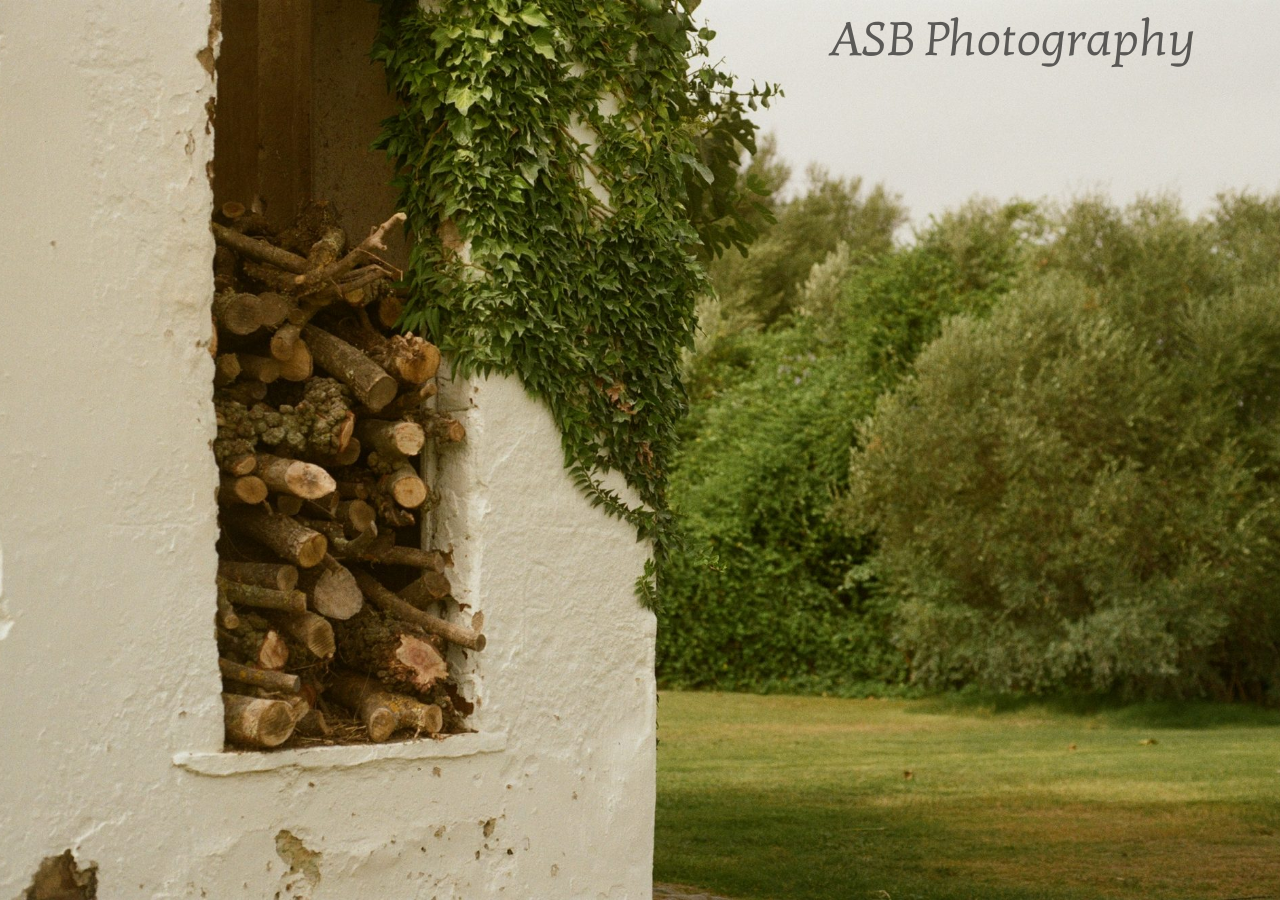
<file: index.html>
<!doctype html>
<html lang="en">
<head>
  <meta charset="utf-8">
  <meta name="viewport" content="width=device-width, initial-scale=1">
  <title>ASB Photography</title>
  <meta name="description" content="ASB Photography: portraits, scenery and event photography.">
  <link rel="preconnect" href="https://fonts.googleapis.com">
  <link rel="preconnect" href="https://fonts.gstatic.com" crossorigin>
  <link href="https://fonts.googleapis.com/css2?family=Kotta+One&display=swap" rel="stylesheet">
  <link rel="stylesheet" href="css/style.css">
</head>
<body class="landing">
  <div class="hero"><img src="images/site/landing_page.jpg" width="2000" height="1326" alt="White wall with stacked firewood and ivy beside a green lawn"></div>
  <h1 class="hero-title">ASB Photography</h1>
  <button class="menu-toggle" type="button" aria-label="Open menu" aria-expanded="false" aria-controls="side-menu">
    <span></span><span></span><span></span>
  </button>
  <aside id="side-menu" class="side-menu" aria-hidden="true">
    <p class="menu-title">ASB Photography</p>
    <nav aria-label="Main">
      <a href="about.html">About</a>
      <a href="portfolio.html">Portfolio</a>
      <a href="contact.html">Contact</a>
    </nav>
  </aside>
  <script src="js/main.js"></script>
</body>
</html>
</file>
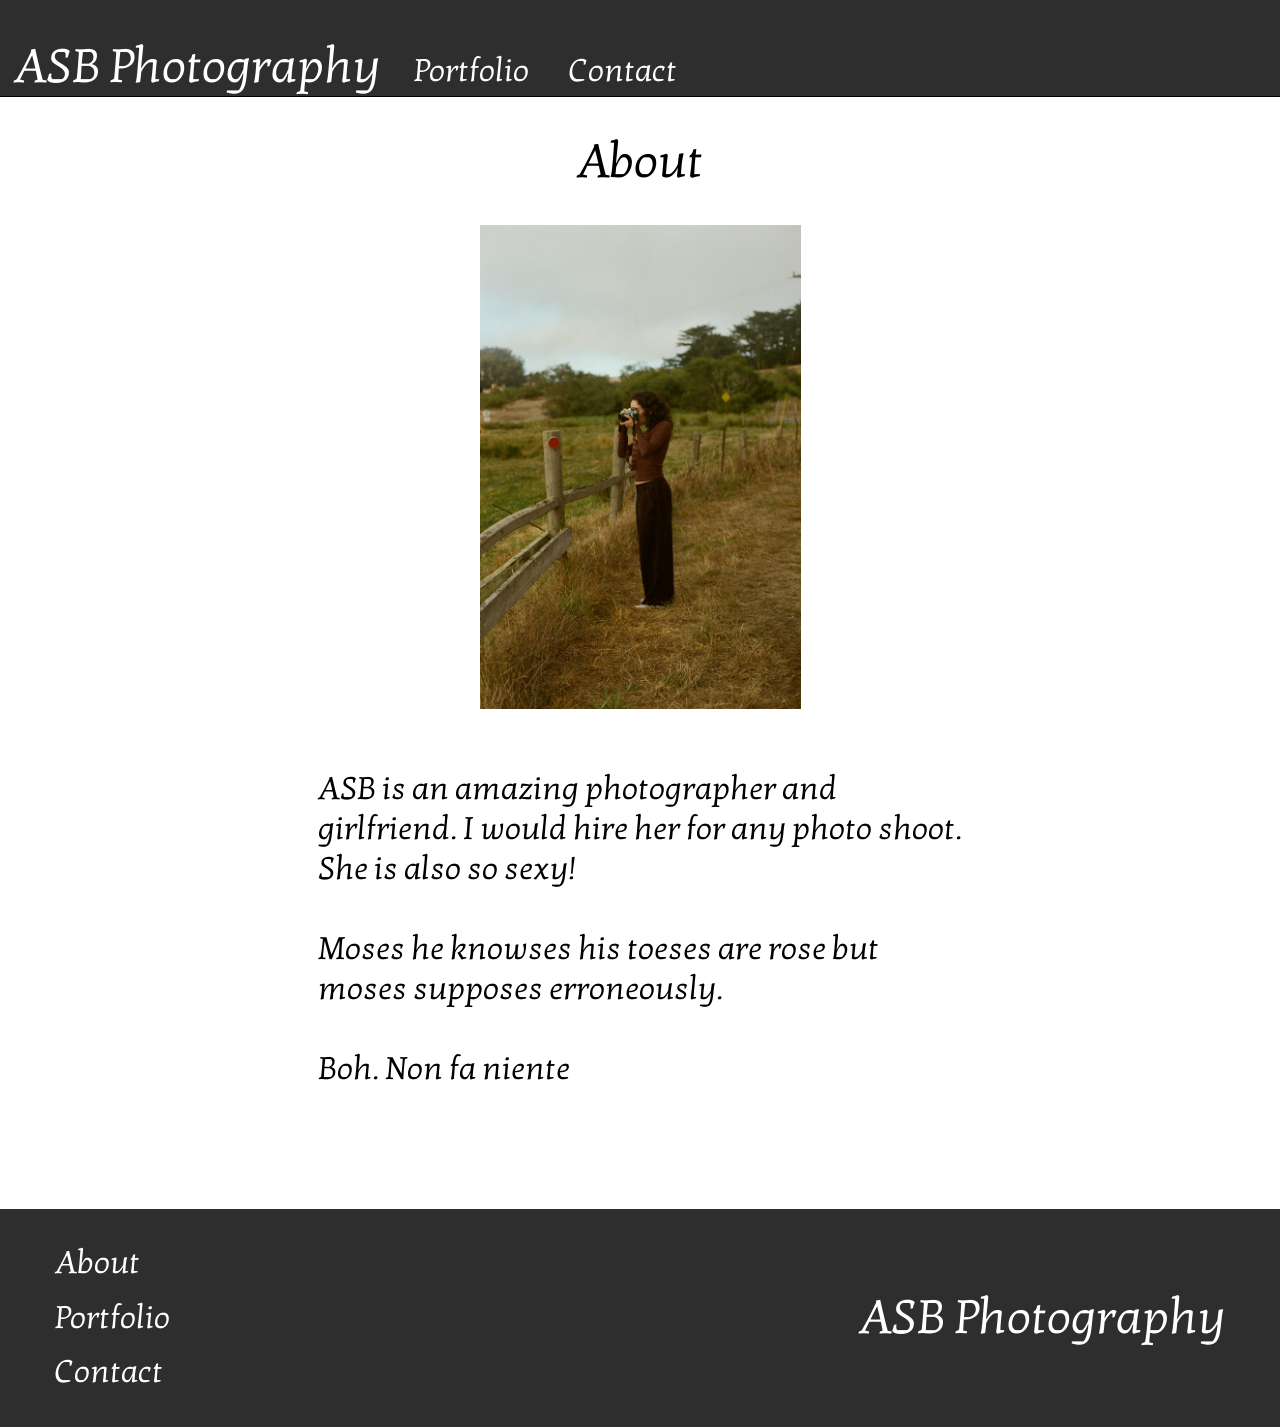
<file: about.html>
<!doctype html>
<html lang="en">
<head>
  <meta charset="utf-8">
  <meta name="viewport" content="width=device-width, initial-scale=1">
  <title>About | ASB Photography</title>
  <meta name="description" content="About ASB Photography.">
  <link rel="preconnect" href="https://fonts.googleapis.com">
  <link rel="preconnect" href="https://fonts.gstatic.com" crossorigin>
  <link href="https://fonts.googleapis.com/css2?family=Kotta+One&display=swap" rel="stylesheet">
  <link rel="stylesheet" href="css/style.css">
</head>
<body>
<div class="page">
  <header class="site-header">
    <a class="logo" href="index.html">ASB Photography</a>
    <nav aria-label="Main">
      <a href="portfolio.html">Portfolio</a>
      <a href="contact.html">Contact</a>
    </nav>
  </header>
  <main>
    <h1 class="page-title">About</h1>
    <section class="about">
      <img class="about-photo" src="images/site/about.jpg" width="1326" height="2000" alt="ASB holding a camera in a field">
      <div class="about-text">
        <p>ASB is an amazing photographer and girlfriend. I would hire her for any photo shoot. She is also so sexy!</p>
        <p>Moses he knowses his toeses are rose but moses supposes erroneously.</p>
        <p>Boh. Non fa niente</p>
      </div>
    </section>
  </main>
  <footer class="site-footer">
    <nav aria-label="Footer">
      <a href="about.html">About</a>
      <a href="portfolio.html">Portfolio</a>
      <a href="contact.html">Contact</a>
    </nav>
    <a class="logo" href="index.html">ASB Photography</a>
  </footer>
</div>
  <script src="js/main.js"></script>
</body>
</html>
</file>
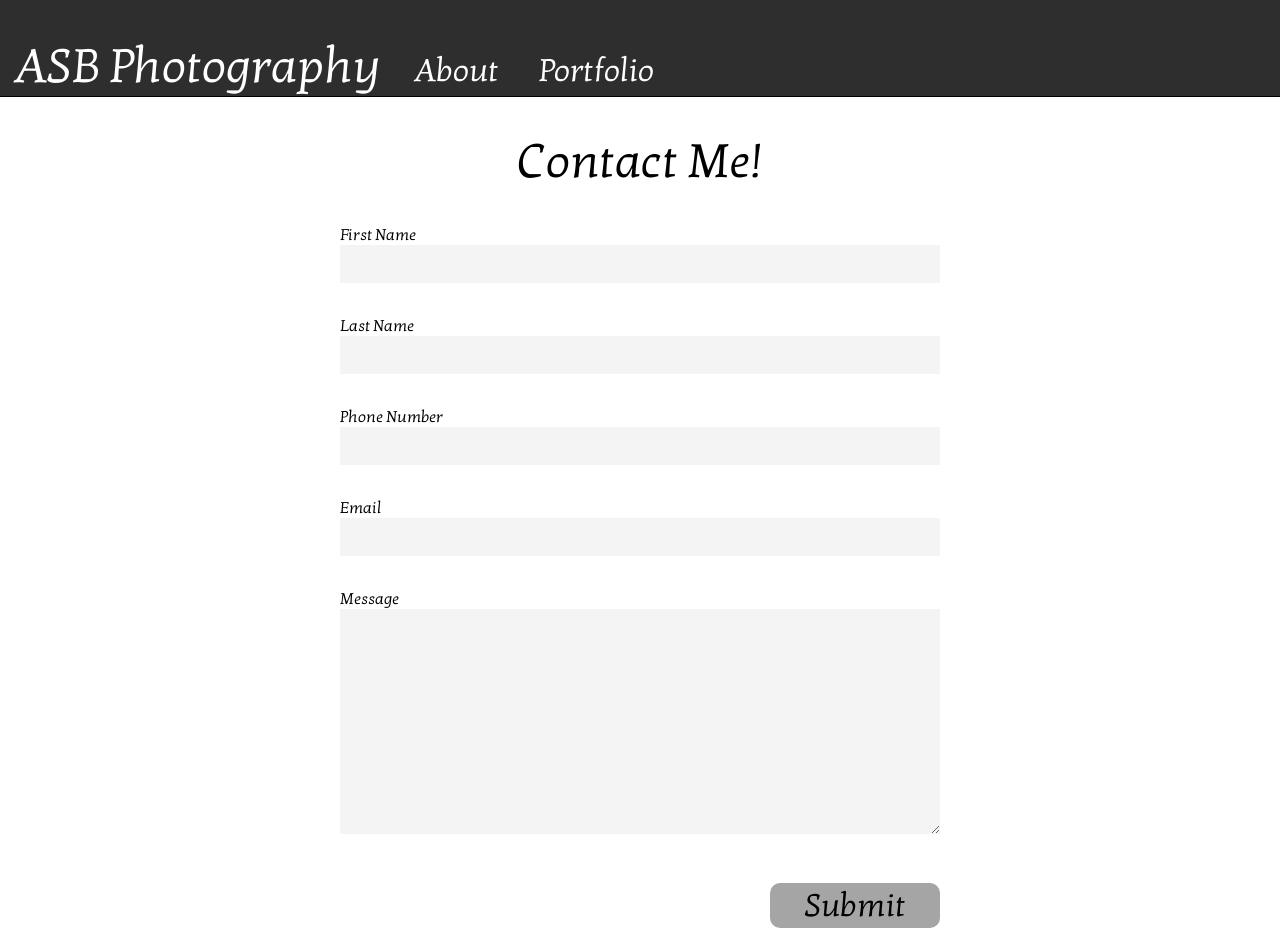
<file: contact.html>
<!doctype html>
<html lang="en">
<head>
  <meta charset="utf-8">
  <meta name="viewport" content="width=device-width, initial-scale=1">
  <title>Contact | ASB Photography</title>
  <meta name="description" content="Book a photo shoot with ASB Photography.">
  <link rel="preconnect" href="https://fonts.googleapis.com">
  <link rel="preconnect" href="https://fonts.gstatic.com" crossorigin>
  <link href="https://fonts.googleapis.com/css2?family=Kotta+One&display=swap" rel="stylesheet">
  <link rel="stylesheet" href="css/style.css">
</head>
<body>
<div class="page">
  <header class="site-header">
    <a class="logo" href="index.html">ASB Photography</a>
    <nav aria-label="Main">
      <a href="about.html">About</a>
      <a href="portfolio.html">Portfolio</a>
    </nav>
  </header>
  <main>
    <h1 class="page-title">Contact Me!</h1>
    <!--
      Messages are delivered by FormSubmit (free). To change where they go,
      replace YOUR-EMAIL@example.com below with her email address.
    -->
    <form id="contact-form" class="contact-form" action="https://formsubmit.co/asavagebrooks@gmail.com" method="POST">
      <input type="hidden" name="_subject" value="Photo Shoot Inquiry!">
      <input type="hidden" name="_template" value="table">
      <input type="text" name="_honey" class="hp" tabindex="-1" autocomplete="off" aria-hidden="true">

      <div class="field">
        <label for="first-name">First Name</label>
        <input id="first-name" name="First Name" type="text" autocomplete="given-name" required>
      </div>
      <div class="field">
        <label for="last-name">Last Name</label>
        <input id="last-name" name="Last Name" type="text" autocomplete="family-name" required>
      </div>
      <div class="field">
        <label for="phone">Phone Number</label>
        <input id="phone" name="Phone Number" type="tel" autocomplete="tel">
      </div>
      <div class="field">
        <label for="email">Email</label>
        <input id="email" name="email" type="email" autocomplete="email" required>
      </div>
      <div class="field">
        <label for="message">Message</label>
        <textarea id="message" name="Message" required></textarea>
      </div>
      <div class="form-actions">
        <p id="form-status" class="form-status" role="status" aria-live="polite"></p>
        <button class="submit" type="submit">Submit</button>
      </div>
    </form>
  </main>
</div>
  <script src="js/main.js"></script>
</body>
</html>
</file>
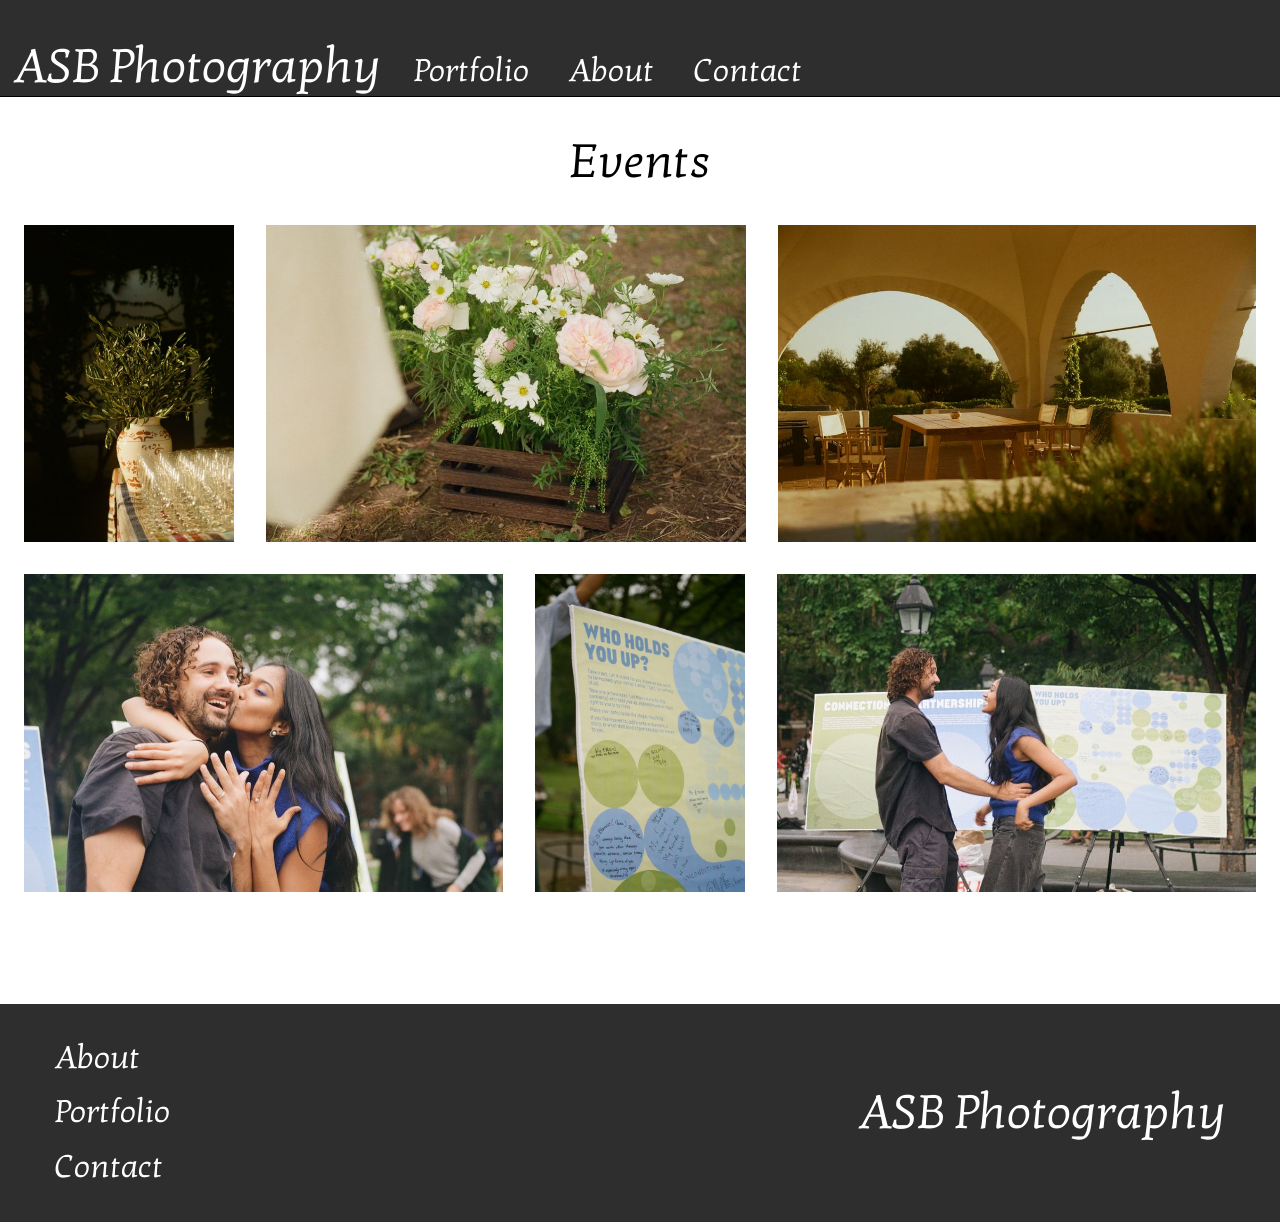
<file: events.html>
<!doctype html>
<html lang="en">
<head>
  <meta charset="utf-8">
  <meta name="viewport" content="width=device-width, initial-scale=1">
  <title>Events | ASB Photography</title>
  <meta name="description" content="Events photography by ASB Photography.">
  <link rel="preconnect" href="https://fonts.googleapis.com">
  <link rel="preconnect" href="https://fonts.gstatic.com" crossorigin>
  <link href="https://fonts.googleapis.com/css2?family=Kotta+One&display=swap" rel="stylesheet">
  <link rel="stylesheet" href="css/style.css">
</head>
<body>
<div class="page">
  <header class="site-header">
    <a class="logo" href="index.html">ASB Photography</a>
    <nav aria-label="Main">
      <a href="portfolio.html">Portfolio</a>
      <a href="about.html">About</a>
      <a href="contact.html">Contact</a>
    </nav>
  </header>
  <main>
    <h1 class="page-title">Events</h1>
    <div class="gallery">
      <div class="row">
        <a class="photo" style="--r:0.663" href="images/events/img_1276.jpg"><img src="images/events/img_1276-sm.jpg" width="597" height="900" alt="Event photograph" loading="lazy"></a>
        <a class="photo" style="--r:1.51" href="images/events/img_6075.jpg"><img src="images/events/img_6075-sm.jpg" width="900" height="596" alt="Event photograph" loading="lazy"></a>
        <a class="photo" style="--r:1.508" href="images/events/img_1248.jpg"><img src="images/events/img_1248-sm.jpg" width="900" height="597" alt="Event photograph" loading="lazy"></a>
      </div>
      <div class="row">
        <a class="photo" style="--r:1.508" href="images/events/img_6945.jpg"><img src="images/events/img_6945-sm.jpg" width="900" height="597" alt="Event photograph" loading="lazy"></a>
        <a class="photo" style="--r:0.663" href="images/events/img_6940.jpg"><img src="images/events/img_6940-sm.jpg" width="597" height="900" alt="Event photograph" loading="lazy"></a>
        <a class="photo" style="--r:1.508" href="images/events/img_6956.jpg"><img src="images/events/img_6956-sm.jpg" width="900" height="597" alt="Event photograph" loading="lazy"></a>
      </div>
    </div>
  </main>
  <footer class="site-footer">
    <nav aria-label="Footer">
      <a href="about.html">About</a>
      <a href="portfolio.html">Portfolio</a>
      <a href="contact.html">Contact</a>
    </nav>
    <a class="logo" href="index.html">ASB Photography</a>
  </footer>
</div>
  <script src="js/main.js"></script>
</body>
</html>
</file>
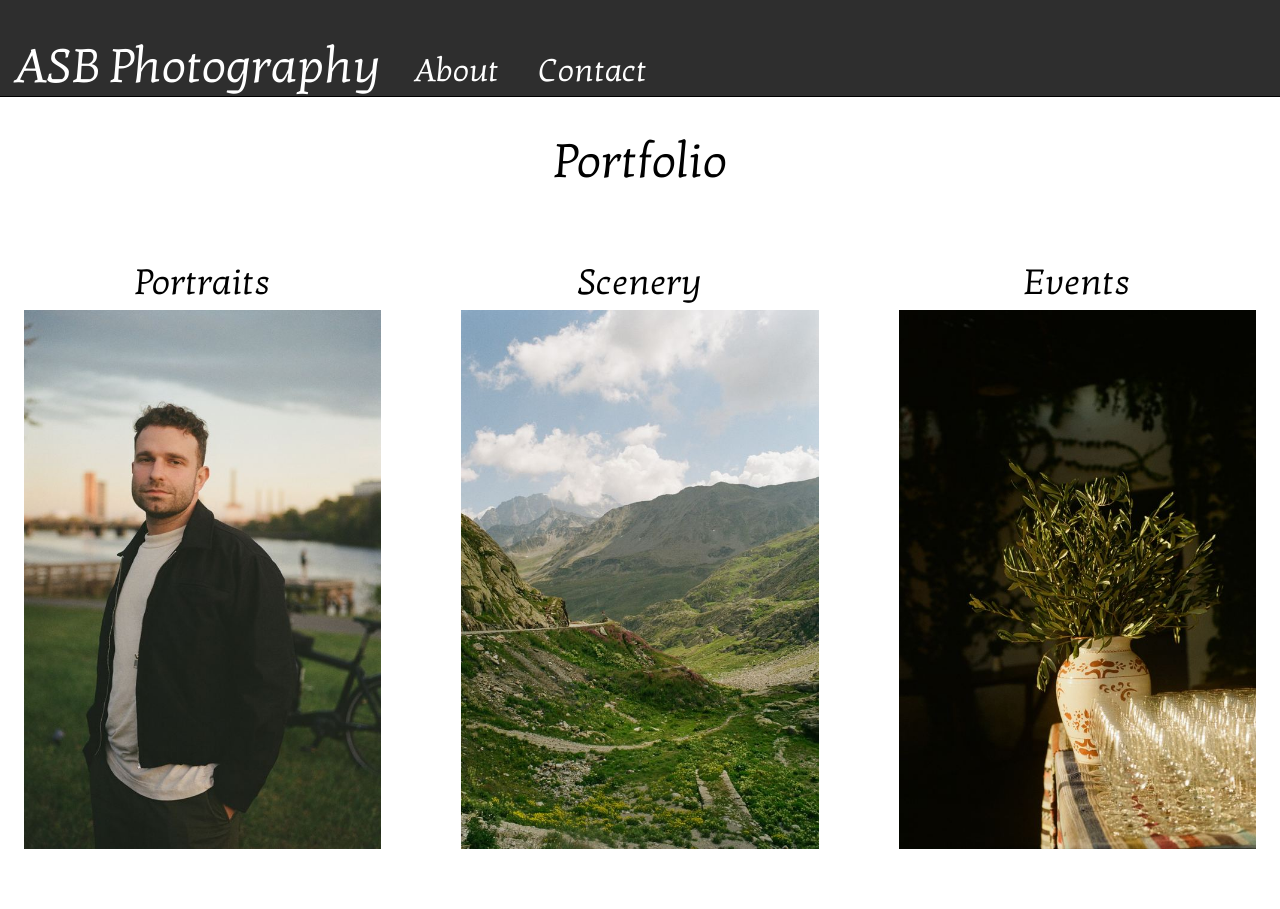
<file: portfolio.html>
<!doctype html>
<html lang="en">
<head>
  <meta charset="utf-8">
  <meta name="viewport" content="width=device-width, initial-scale=1">
  <title>Portfolio | ASB Photography</title>
  <meta name="description" content="Portfolio of ASB Photography: portraits, scenery and events.">
  <link rel="preconnect" href="https://fonts.googleapis.com">
  <link rel="preconnect" href="https://fonts.gstatic.com" crossorigin>
  <link href="https://fonts.googleapis.com/css2?family=Kotta+One&display=swap" rel="stylesheet">
  <link rel="stylesheet" href="css/style.css">
</head>
<body>
<div class="page">
  <header class="site-header">
    <a class="logo" href="index.html">ASB Photography</a>
    <nav aria-label="Main">
      <a href="about.html">About</a>
      <a href="contact.html">Contact</a>
    </nav>
  </header>
  <main>
    <h1 class="page-title">Portfolio</h1>
    <div class="categories">
      <a class="category" href="portraits.html">
        <h2>Portraits</h2>
        <img src="images/portraits/img_1456-sm.jpg" width="597" height="900" alt="Portraits gallery">
      </a>
      <a class="category" href="scenery.html">
        <h2>Scenery</h2>
        <img src="images/scenery/img_6929-sm.jpg" width="597" height="900" alt="Scenery gallery">
      </a>
      <a class="category" href="events.html">
        <h2>Events</h2>
        <img src="images/events/img_1276-sm.jpg" width="597" height="900" alt="Events gallery">
      </a>
    </div>
  </main>
</div>
  <script src="js/main.js"></script>
</body>
</html>
</file>
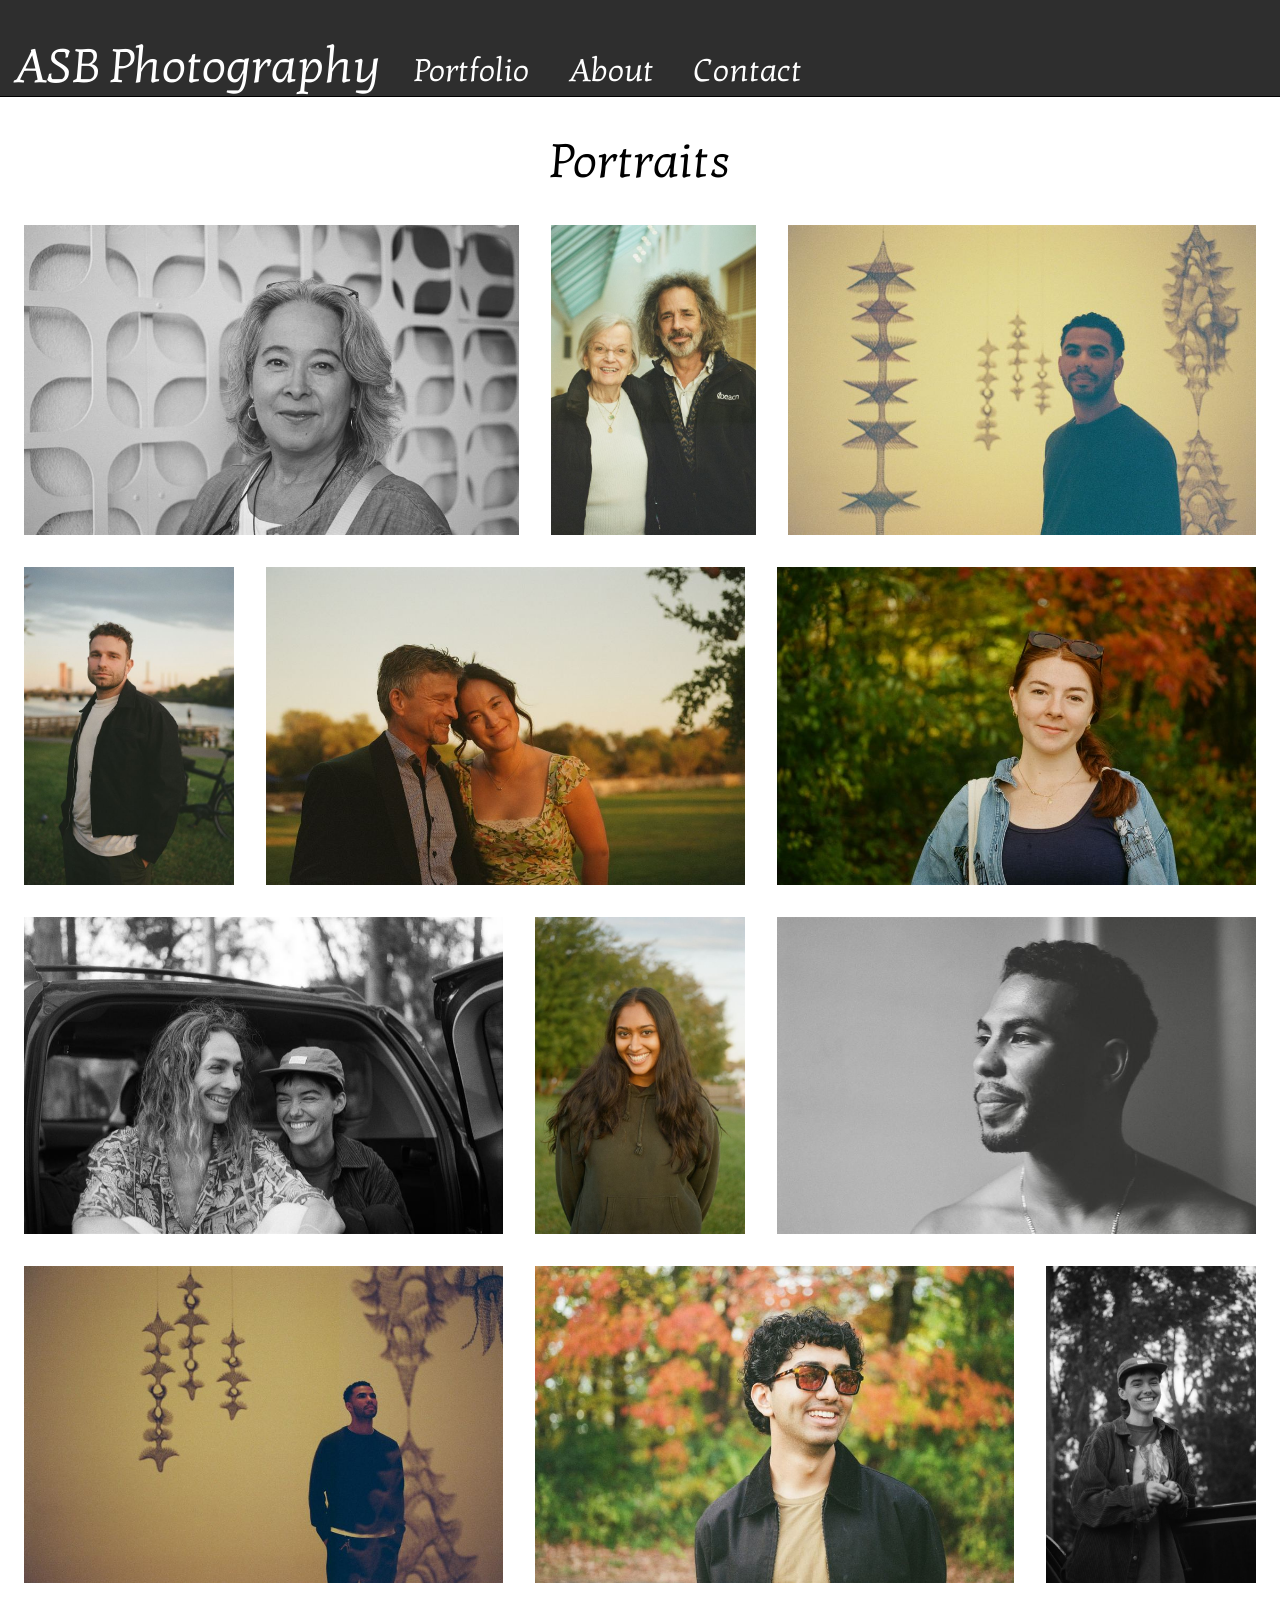
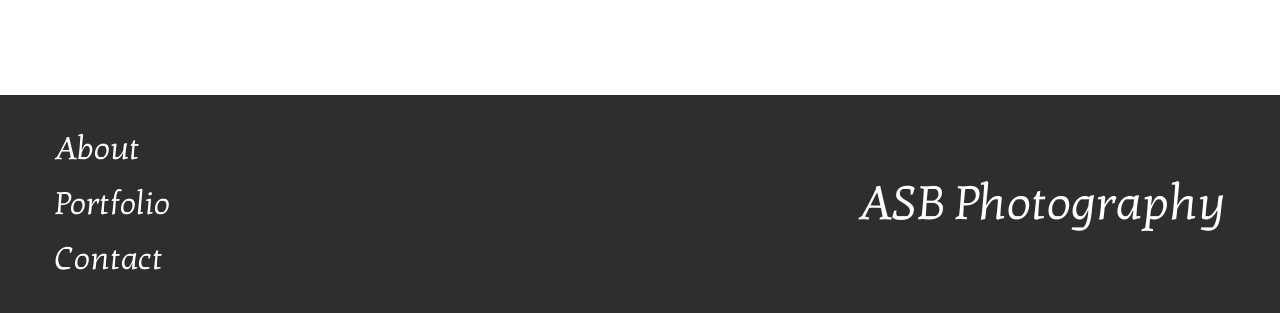
<file: portraits.html>
<!doctype html>
<html lang="en">
<head>
  <meta charset="utf-8">
  <meta name="viewport" content="width=device-width, initial-scale=1">
  <title>Portraits | ASB Photography</title>
  <meta name="description" content="Portraits photography by ASB Photography.">
  <link rel="preconnect" href="https://fonts.googleapis.com">
  <link rel="preconnect" href="https://fonts.gstatic.com" crossorigin>
  <link href="https://fonts.googleapis.com/css2?family=Kotta+One&display=swap" rel="stylesheet">
  <link rel="stylesheet" href="css/style.css">
</head>
<body>
<div class="page">
  <header class="site-header">
    <a class="logo" href="index.html">ASB Photography</a>
    <nav aria-label="Main">
      <a href="portfolio.html">Portfolio</a>
      <a href="about.html">About</a>
      <a href="contact.html">Contact</a>
    </nav>
  </header>
  <main>
    <h1 class="page-title">Portraits</h1>
    <div class="gallery">
      <div class="row">
        <a class="photo" style="--r:1.596" href="images/portraits/img_9410.jpg"><img src="images/portraits/img_9410-sm.jpg" width="900" height="564" alt="Portrait photograph" loading="lazy"></a>
        <a class="photo" style="--r:0.663" href="images/portraits/img_4400.jpg"><img src="images/portraits/img_4400-sm.jpg" width="597" height="900" alt="Portrait photograph" loading="lazy"></a>
        <a class="photo" style="--r:1.508" href="images/portraits/img_4391.jpg"><img src="images/portraits/img_4391-sm.jpg" width="900" height="597" alt="Portrait photograph" loading="lazy"></a>
      </div>
      <div class="row">
        <a class="photo" style="--r:0.663" href="images/portraits/img_1456.jpg"><img src="images/portraits/img_1456-sm.jpg" width="597" height="900" alt="Portrait photograph" loading="lazy"></a>
        <a class="photo" style="--r:1.508" href="images/portraits/img_1270.jpg"><img src="images/portraits/img_1270-sm.jpg" width="900" height="597" alt="Portrait photograph" loading="lazy"></a>
        <a class="photo" style="--r:1.508" href="images/portraits/img_1459.jpg"><img src="images/portraits/img_1459-sm.jpg" width="900" height="597" alt="Portrait photograph" loading="lazy"></a>
      </div>
      <div class="row">
        <a class="photo" style="--r:1.508" href="images/portraits/img_1373.jpg"><img src="images/portraits/img_1373-sm.jpg" width="900" height="597" alt="Portrait photograph" loading="lazy"></a>
        <a class="photo" style="--r:0.663" href="images/portraits/img_1465.jpg"><img src="images/portraits/img_1465-sm.jpg" width="597" height="900" alt="Portrait photograph" loading="lazy"></a>
        <a class="photo" style="--r:1.508" href="images/portraits/img_9413.jpg"><img src="images/portraits/img_9413-sm.jpg" width="900" height="597" alt="Portrait photograph" loading="lazy"></a>
      </div>
      <div class="row">
        <a class="photo" style="--r:1.508" href="images/portraits/img_4369.jpg"><img src="images/portraits/img_4369-sm.jpg" width="900" height="597" alt="Portrait photograph" loading="lazy"></a>
        <a class="photo" style="--r:1.508" href="images/portraits/img_4399.jpg"><img src="images/portraits/img_4399-sm.jpg" width="900" height="597" alt="Portrait photograph" loading="lazy"></a>
        <a class="photo" style="--r:0.663" href="images/portraits/img_1378.jpg"><img src="images/portraits/img_1378-sm.jpg" width="597" height="900" alt="Portrait photograph" loading="lazy"></a>
      </div>
    </div>
  </main>
  <footer class="site-footer">
    <nav aria-label="Footer">
      <a href="about.html">About</a>
      <a href="portfolio.html">Portfolio</a>
      <a href="contact.html">Contact</a>
    </nav>
    <a class="logo" href="index.html">ASB Photography</a>
  </footer>
</div>
  <script src="js/main.js"></script>
</body>
</html>
</file>
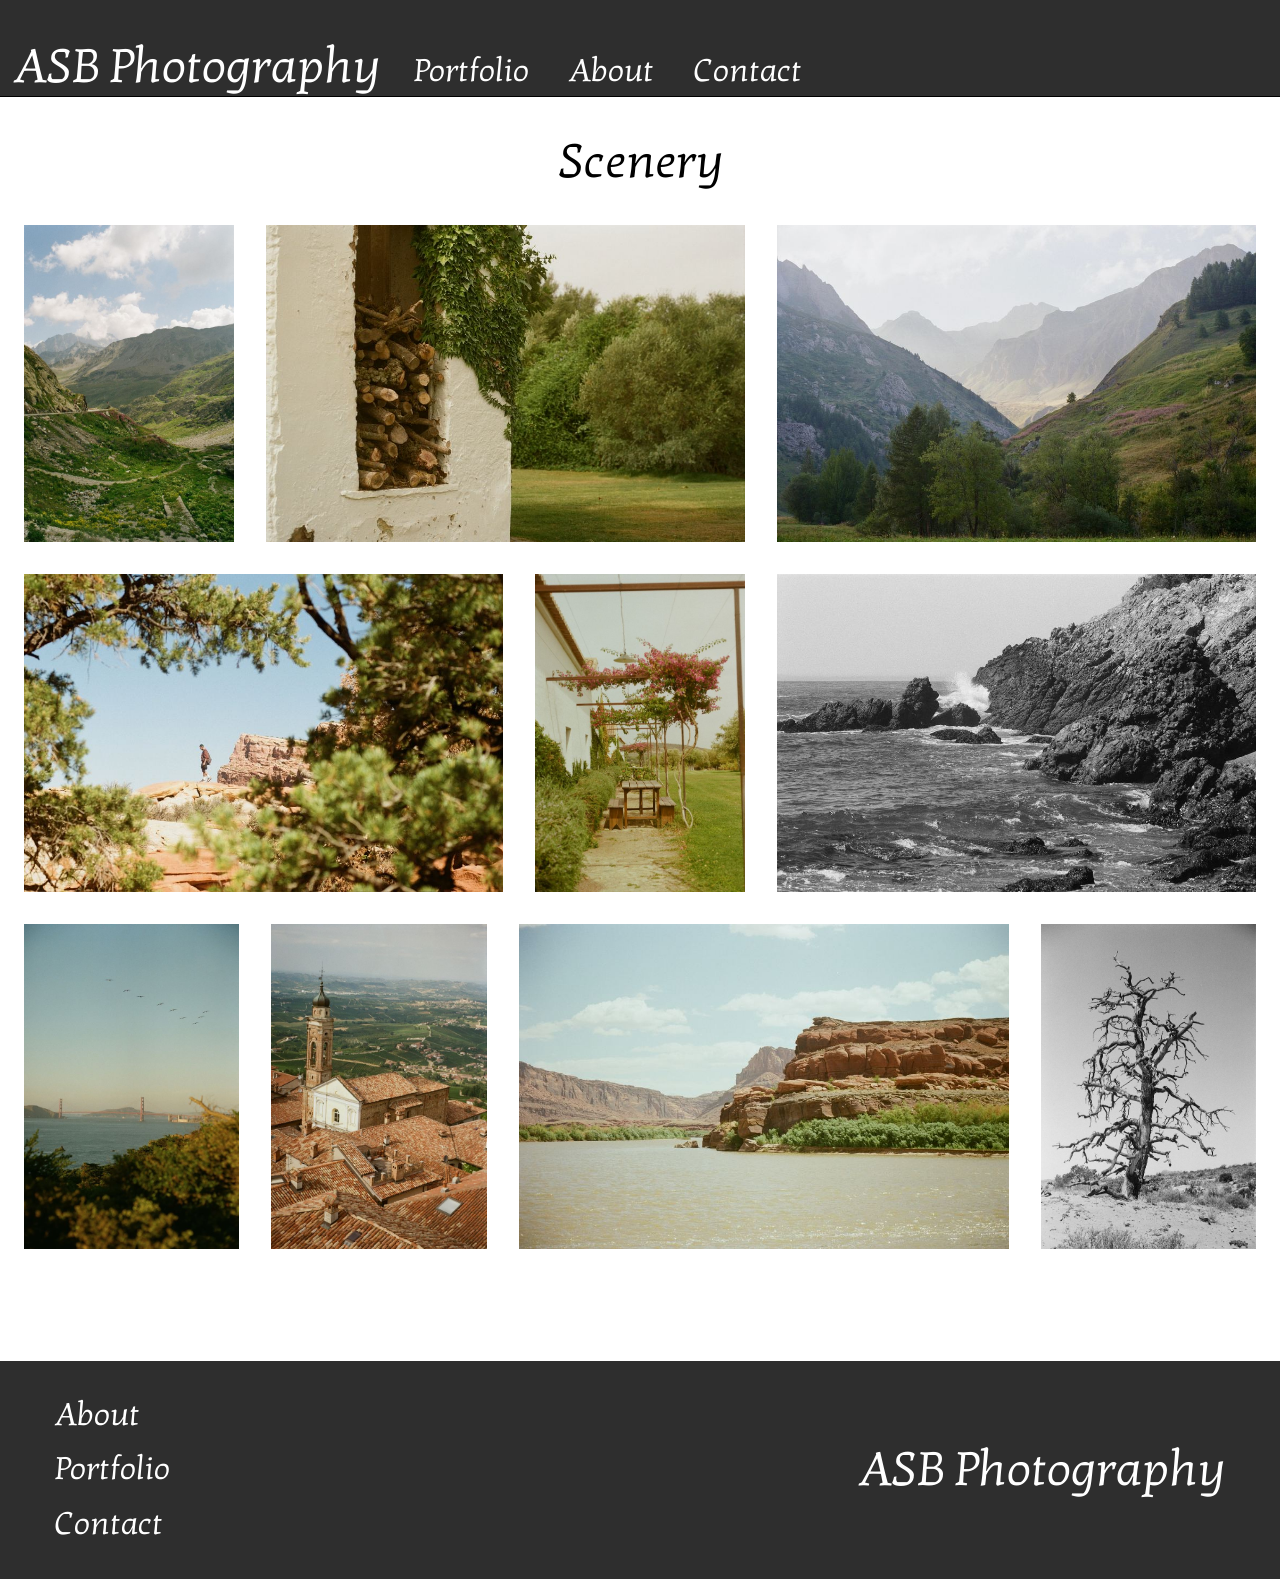
<file: scenery.html>
<!doctype html>
<html lang="en">
<head>
  <meta charset="utf-8">
  <meta name="viewport" content="width=device-width, initial-scale=1">
  <title>Scenery | ASB Photography</title>
  <meta name="description" content="Scenery photography by ASB Photography.">
  <link rel="preconnect" href="https://fonts.googleapis.com">
  <link rel="preconnect" href="https://fonts.gstatic.com" crossorigin>
  <link href="https://fonts.googleapis.com/css2?family=Kotta+One&display=swap" rel="stylesheet">
  <link rel="stylesheet" href="css/style.css">
</head>
<body>
<div class="page">
  <header class="site-header">
    <a class="logo" href="index.html">ASB Photography</a>
    <nav aria-label="Main">
      <a href="portfolio.html">Portfolio</a>
      <a href="about.html">About</a>
      <a href="contact.html">Contact</a>
    </nav>
  </header>
  <main>
    <h1 class="page-title">Scenery</h1>
    <div class="gallery">
      <div class="row">
        <a class="photo" style="--r:0.663" href="images/scenery/img_6929.jpg"><img src="images/scenery/img_6929-sm.jpg" width="597" height="900" alt="Scenery photograph" loading="lazy"></a>
        <a class="photo" style="--r:1.508" href="images/scenery/img_1251.jpg"><img src="images/scenery/img_1251-sm.jpg" width="900" height="597" alt="Scenery photograph" loading="lazy"></a>
        <a class="photo" style="--r:1.508" href="images/scenery/img_6076.jpg"><img src="images/scenery/img_6076-sm.jpg" width="900" height="597" alt="Scenery photograph" loading="lazy"></a>
      </div>
      <div class="row">
        <a class="photo" style="--r:1.508" href="images/scenery/img_4437_2.jpg"><img src="images/scenery/img_4437_2-sm.jpg" width="900" height="597" alt="Scenery photograph" loading="lazy"></a>
        <a class="photo" style="--r:0.663" href="images/scenery/img_1253.jpg"><img src="images/scenery/img_1253-sm.jpg" width="597" height="900" alt="Scenery photograph" loading="lazy"></a>
        <a class="photo" style="--r:1.508" href="images/scenery/img_1361.jpg"><img src="images/scenery/img_1361-sm.jpg" width="900" height="597" alt="Scenery photograph" loading="lazy"></a>
      </div>
      <div class="row">
        <a class="photo" style="--r:0.663" href="images/scenery/img_0547.jpg"><img src="images/scenery/img_0547-sm.jpg" width="597" height="900" alt="Scenery photograph" loading="lazy"></a>
        <a class="photo" style="--r:0.663" href="images/scenery/img_6037.jpg"><img src="images/scenery/img_6037-sm.jpg" width="597" height="900" alt="Scenery photograph" loading="lazy"></a>
        <a class="photo" style="--r:1.508" href="images/scenery/img_9461.jpg"><img src="images/scenery/img_9461-sm.jpg" width="900" height="597" alt="Scenery photograph" loading="lazy"></a>
        <a class="photo" style="--r:0.663" href="images/scenery/img_9391.jpg"><img src="images/scenery/img_9391-sm.jpg" width="597" height="900" alt="Scenery photograph" loading="lazy"></a>
      </div>
    </div>
  </main>
  <footer class="site-footer">
    <nav aria-label="Footer">
      <a href="about.html">About</a>
      <a href="portfolio.html">Portfolio</a>
      <a href="contact.html">Contact</a>
    </nav>
    <a class="logo" href="index.html">ASB Photography</a>
  </footer>
</div>
  <script src="js/main.js"></script>
</body>
</html>
</file>
<file: css/style.css>
/* =========================================================
   ASB Photography — site styles
   Colors, fonts and sizes come from the Figma design.
   Change the values in :root to restyle the whole site.
   ========================================================= */

:root {
  --font: "Kotta One", Georgia, serif;

  --bar: rgba(0, 0, 0, 0.82);        /* header + footer background */
  --bar-text: #ffffff;
  --page-bg: #ffffff;
  --text: #000000;

  --field-bg: rgba(217, 217, 217, 0.3); /* contact form boxes */
  --button-bg: #a5a5a5;

  --overlay: rgba(255, 255, 255, 0.74); /* behind an enlarged photo */
  --menu-bg: rgba(0, 0, 0, 0.3);        /* landing page side menu */
  --menu-text: #ece3e3;

  --gap: 32px;          /* space between photos */
  --content-max: 1352px;
}

*, *::before, *::after { box-sizing: border-box; }

html, body {
  margin: 0;
  background: var(--page-bg);
  color: var(--text);
  font-family: var(--font);
  -webkit-font-smoothing: antialiased;
}

img { display: block; max-width: 100%; }
a { color: inherit; text-decoration: none; }

.page {
  min-height: 100vh;
  min-height: 100dvh;
  display: flex;
  flex-direction: column;
}
.page main { flex: 1; }

/* ---------- Header bar ---------- */
.site-header {
  background: var(--bar);
  color: var(--bar-text);
  display: flex;
  align-items: flex-end;
  flex-wrap: wrap;
  column-gap: 22px;
  row-gap: 4px;
  min-height: 97px;
  padding: 0 14px 4px;
  border-bottom: 1px solid #000;
}
.site-header .logo {
  font-size: 48px;
  line-height: 1.05;
  margin-right: 12px;
  white-space: nowrap;
}
.site-header nav {
  display: flex;
  gap: 22px 40px;
  flex-wrap: wrap;
  font-size: 32px;
  line-height: 1.2;
  padding-bottom: 2px;
}
.site-header nav a,
.site-footer a { transition: opacity 0.15s; }
.site-header nav a:hover,
.site-footer a:hover,
.site-header .logo:hover { opacity: 0.7; }

/* ---------- Page titles ---------- */
.page-title {
  font-size: 48px;
  font-weight: 400;
  text-align: center;
  margin: 36px 0 34px;
}

/* ---------- Footer bar ---------- */
.site-footer {
  background: var(--bar);
  color: var(--bar-text);
  min-height: 218px;
  padding: 30px 55px;
  display: flex;
  align-items: center;
  justify-content: space-between;
  gap: 24px;
  margin-top: 80px;
}
.site-footer nav {
  display: flex;
  flex-direction: column;
  gap: 18px;
  font-size: 32px;
  line-height: 1.15;
}
.site-footer .logo { font-size: 48px; white-space: nowrap; }

/* ---------- Landing page ---------- */
body.landing { height: 100%; overflow: hidden; }
html:has(body.landing) { height: 100%; overflow: hidden; }

.hero {
  position: fixed;
  inset: 0;
  background: #ddd center / cover no-repeat;
}
.hero img {
  width: 100%;
  height: 100%;
  object-fit: cover;
}
.hero-title {
  position: fixed;
  top: 11px;
  right: 85px;
  margin: 0;
  font-size: 48px;
  font-weight: 400;
  color: rgba(0, 0, 0, 0.6);
}
.menu-toggle {
  position: fixed;
  top: 26px;
  right: 37px;
  width: 31px;
  height: 29px;
  padding: 0;
  border: 0;
  background: none;
  cursor: pointer;
  display: flex;
  flex-direction: column;
  justify-content: space-between;
}
.menu-toggle span {
  display: block;
  height: 6.6px;
  border-radius: 6px;
  background: rgba(0, 0, 0, 0.28);
}
.menu-toggle:hover span { background: rgba(0, 0, 0, 0.45); }

.side-menu {
  position: fixed;
  top: 0;
  right: 0;
  height: 100%;
  width: 334px;
  max-width: 85vw;
  background: var(--menu-bg);
  color: var(--menu-text);
  text-align: center;
  padding: 22px 12px;
  transform: translateX(100%);
  transition: transform 0.3s ease;
  visibility: hidden;
}
.side-menu.open { transform: none; visibility: visible; }
/* While the menu is open, the menu's own title replaces the page title */
body.menu-open .hero-title,
body.menu-open .menu-toggle { visibility: hidden; }
.side-menu .menu-title { font-size: 40px; margin: 0 0 14px; font-weight: 400; }
.side-menu nav { display: flex; flex-direction: column; gap: 16px; font-size: 32px; }
.side-menu nav a:hover { opacity: 0.75; }

/* ---------- About ---------- */
.about {
  max-width: 693px;
  margin: 0 auto;
  padding: 0 24px;
}
.about-photo {
  width: 321px;
  max-width: 100%;
  margin: 0 auto 60px;
  height: auto;
  aspect-ratio: 321 / 484;
  object-fit: cover;
}
.about-text { font-size: 32px; line-height: 1.25; }
.about-text p { margin: 0 0 1.25em; }

/* ---------- Portfolio (category cards) ---------- */
.categories {
  display: grid;
  grid-template-columns: repeat(3, minmax(0, 380px));
  justify-content: center;
  gap: 80px;
  padding: 36px 24px 60px;
}
.category { display: block; text-align: center; }
.category h2 {
  font-size: 36px;
  font-weight: 400;
  margin: 0 0 6px;
}
.category img {
  width: 100%;
  height: auto;
  aspect-ratio: 380 / 573;
  object-fit: cover;
  transition: opacity 0.2s;
}
.category:hover img { opacity: 0.88; }

/* ---------- Photo galleries ----------
   Each .row is laid out so every photo in it has the same height,
   and the row exactly fills the width. --r on each photo is its
   width ÷ height (1.508 for landscape, 0.663 for portrait). */
.gallery {
  max-width: var(--content-max);
  margin: 0 auto;
  padding: 0 24px;
}
.row {
  display: flex;
  gap: var(--gap);
  margin-bottom: var(--gap);
}
.photo {
  flex: var(--r) 1 0;
  aspect-ratio: var(--r);
  min-width: 0;
  padding: 0;
  border: 0;
  background: #eee;
  cursor: zoom-in;
  overflow: hidden;
}
.photo img {
  width: 100%;
  height: 100%;
  object-fit: cover;
  transition: opacity 0.2s;
}
.photo:hover img { opacity: 0.88; }
.photo:focus-visible { outline: 3px solid #000; outline-offset: 3px; }

/* ---------- Enlarged photo (lightbox) ---------- */
.lightbox {
  position: fixed;
  inset: 0;
  z-index: 100;
  background: var(--overlay);
  display: none;
  align-items: center;
  justify-content: center;
  padding: 100px 24px 40px;
}
.lightbox.open { display: flex; }
.lightbox img {
  max-width: min(90vw, 1400px);
  max-height: calc(100vh - 160px);
  max-height: calc(100dvh - 160px);
  width: auto;
  height: auto;
  box-shadow: 0 10px 40px rgba(0, 0, 0, 0.15);
}
.lightbox-close {
  position: absolute;
  top: 47px;
  right: 105px;
  width: 54px;
  height: 54px;
  padding: 0;
  border: 0;
  background: none;
  cursor: pointer;
}
.lightbox-close svg { width: 100%; height: 100%; }
.lightbox-close:hover { opacity: 0.6; }
body.no-scroll { overflow: hidden; }

/* ---------- Contact form ---------- */
.contact-form {
  width: 648px;            /* 600px boxes + 24px padding each side */
  max-width: 100%;
  margin: 0 auto;
  padding: 0 24px;
}
.field { margin-bottom: 33px; }
.field label {
  display: block;
  font-size: 16px;
  margin-bottom: 0;
}
.field input,
.field textarea {
  display: block;
  width: 100%;
  border: 0;
  border-radius: 0;
  background: var(--field-bg);
  font: 18px/1.4 var(--font);
  color: var(--text);
  padding: 6px 10px;
}
.field input { height: 38px; }
.field textarea { height: 225px; resize: vertical; }
.field input:focus,
.field textarea:focus { outline: 2px solid #888; outline-offset: 0; }

.form-actions {
  display: flex;
  justify-content: flex-end;
  align-items: center;
  gap: 20px;
  margin-top: 49px;
}
.submit {
  width: 170px;
  height: 45px;
  border: 0;
  border-radius: 10px;
  background: var(--button-bg);
  font: 32px/1 var(--font);
  color: #000;
  cursor: pointer;
}
.submit:hover { background: #959595; }
.submit:disabled { opacity: 0.6; cursor: wait; }
.form-status { font-size: 18px; margin: 0; }
.form-status.error { color: #a40000; }
.hp { position: absolute; left: -9999px; }

/* =========================================================
   Smaller screens (tablets and phones)
   ========================================================= */
@media (max-width: 1000px) {
  .categories { gap: 32px; }
  .site-header .logo, .site-footer .logo { font-size: 40px; }
  .site-header nav { font-size: 26px; gap: 10px 28px; }
}

@media (max-width: 700px) {
  :root { --gap: 14px; }

  .site-header { min-height: 0; padding: 14px 14px 8px; }
  .site-header .logo { font-size: 32px; }
  .site-header nav { font-size: 20px; gap: 6px 20px; }

  .page-title { font-size: 36px; margin: 26px 0 22px; }

  .site-footer { min-height: 0; padding: 28px 20px; margin-top: 50px; }
  .site-footer nav { font-size: 22px; gap: 10px; }
  .site-footer .logo { font-size: 26px; }

  /* Landing */
  .hero-title { font-size: 28px; right: 64px; top: 14px; }
  .menu-toggle { right: 20px; top: 20px; width: 28px; height: 26px; }
  .menu-toggle span { height: 5.5px; }
  .side-menu .menu-title { font-size: 30px; }
  .side-menu nav { font-size: 28px; }

  /* About */
  .about-photo { margin-bottom: 36px; }
  .about-text { font-size: 22px; }

  /* Portfolio cards stack */
  .categories {
    grid-template-columns: minmax(0, 340px);
    gap: 36px;
    padding-top: 10px;
  }
  .category h2 { font-size: 30px; }

  /* Galleries: one photo per line, full width */
  .gallery { padding: 0 14px; }
  .row { display: block; margin: 0; }
  .photo { display: block; width: 100%; margin-bottom: var(--gap); }

  /* Lightbox */
  .lightbox { padding: 80px 12px 24px; }
  .lightbox img { max-width: 100%; max-height: calc(100dvh - 120px); }
  .lightbox-close { top: 18px; right: 16px; width: 40px; height: 40px; }

  /* Contact */
  .contact-form { padding: 0 16px; }
  .field { margin-bottom: 22px; }
  .form-actions { margin-top: 28px; flex-wrap: wrap-reverse; }
  .submit { font-size: 28px; }
}

@media (prefers-reduced-motion: reduce) {
  .side-menu { transition: none; }
}
</file>
